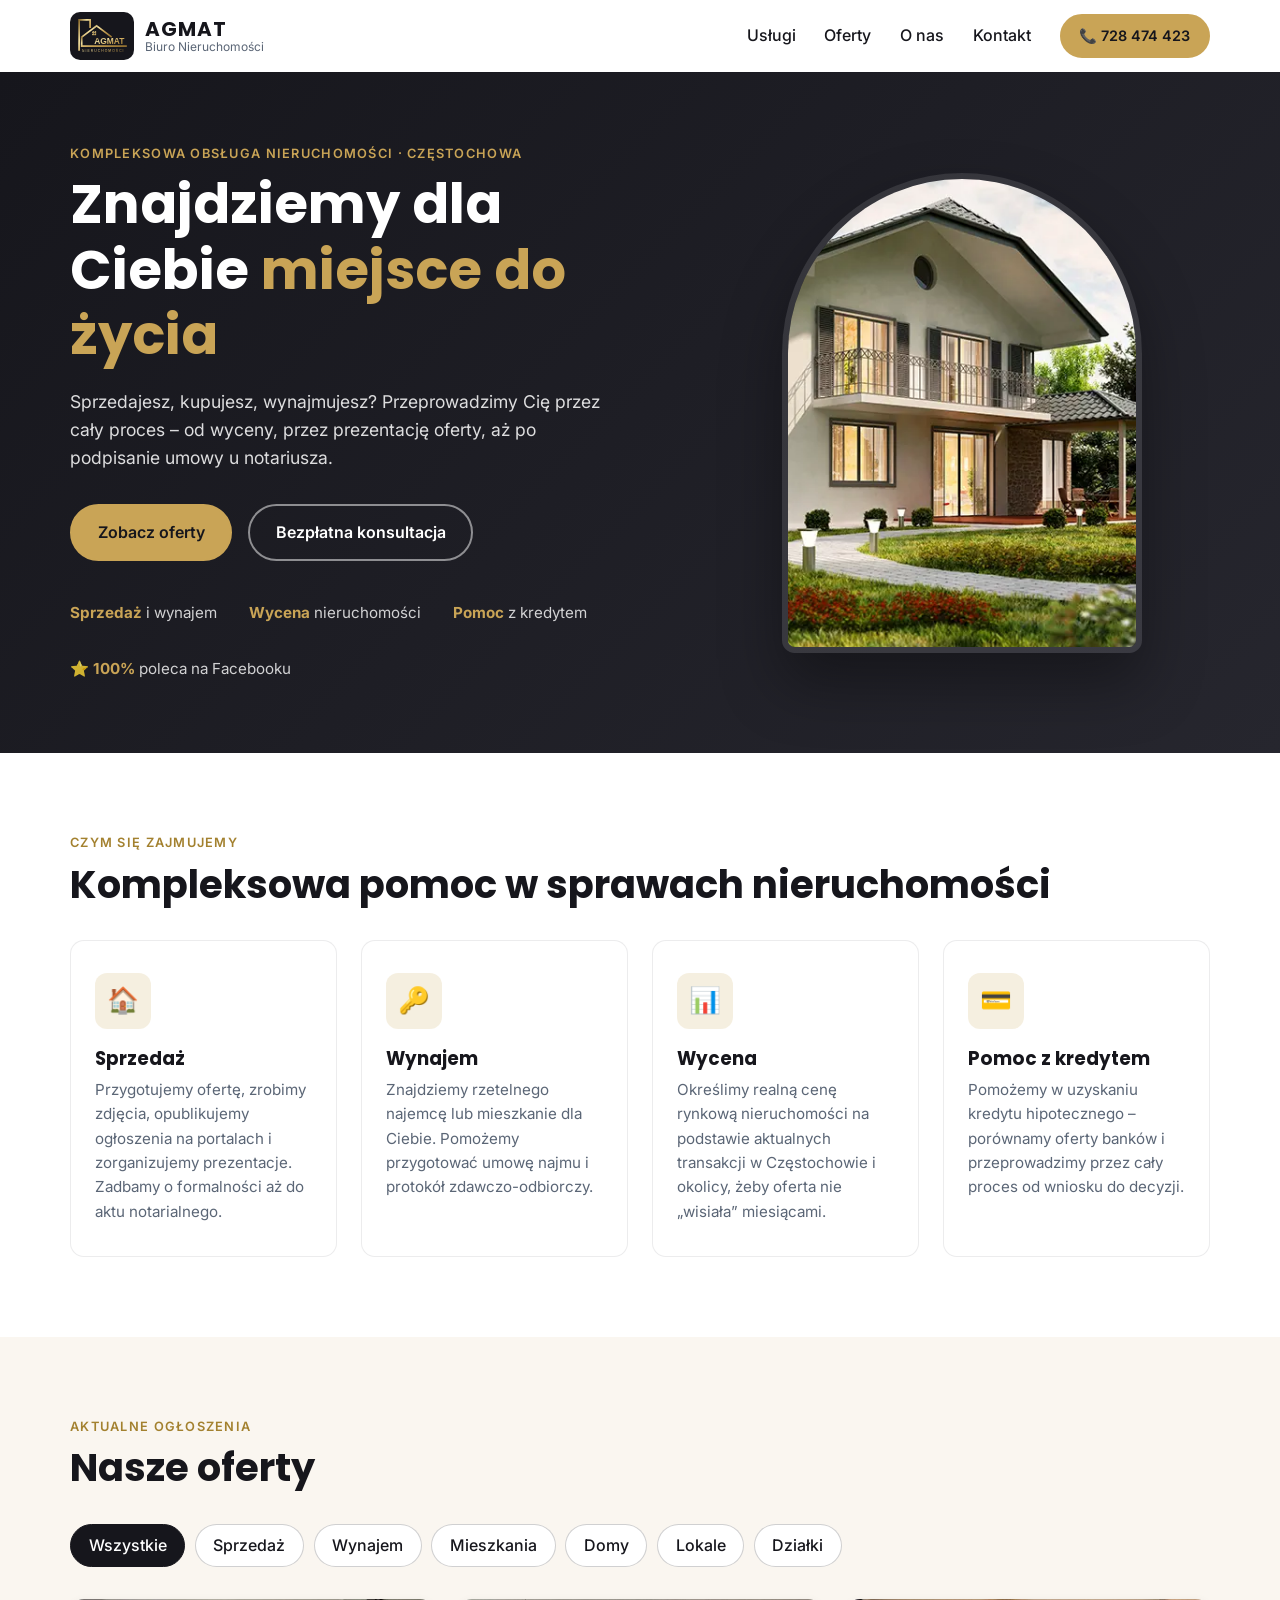
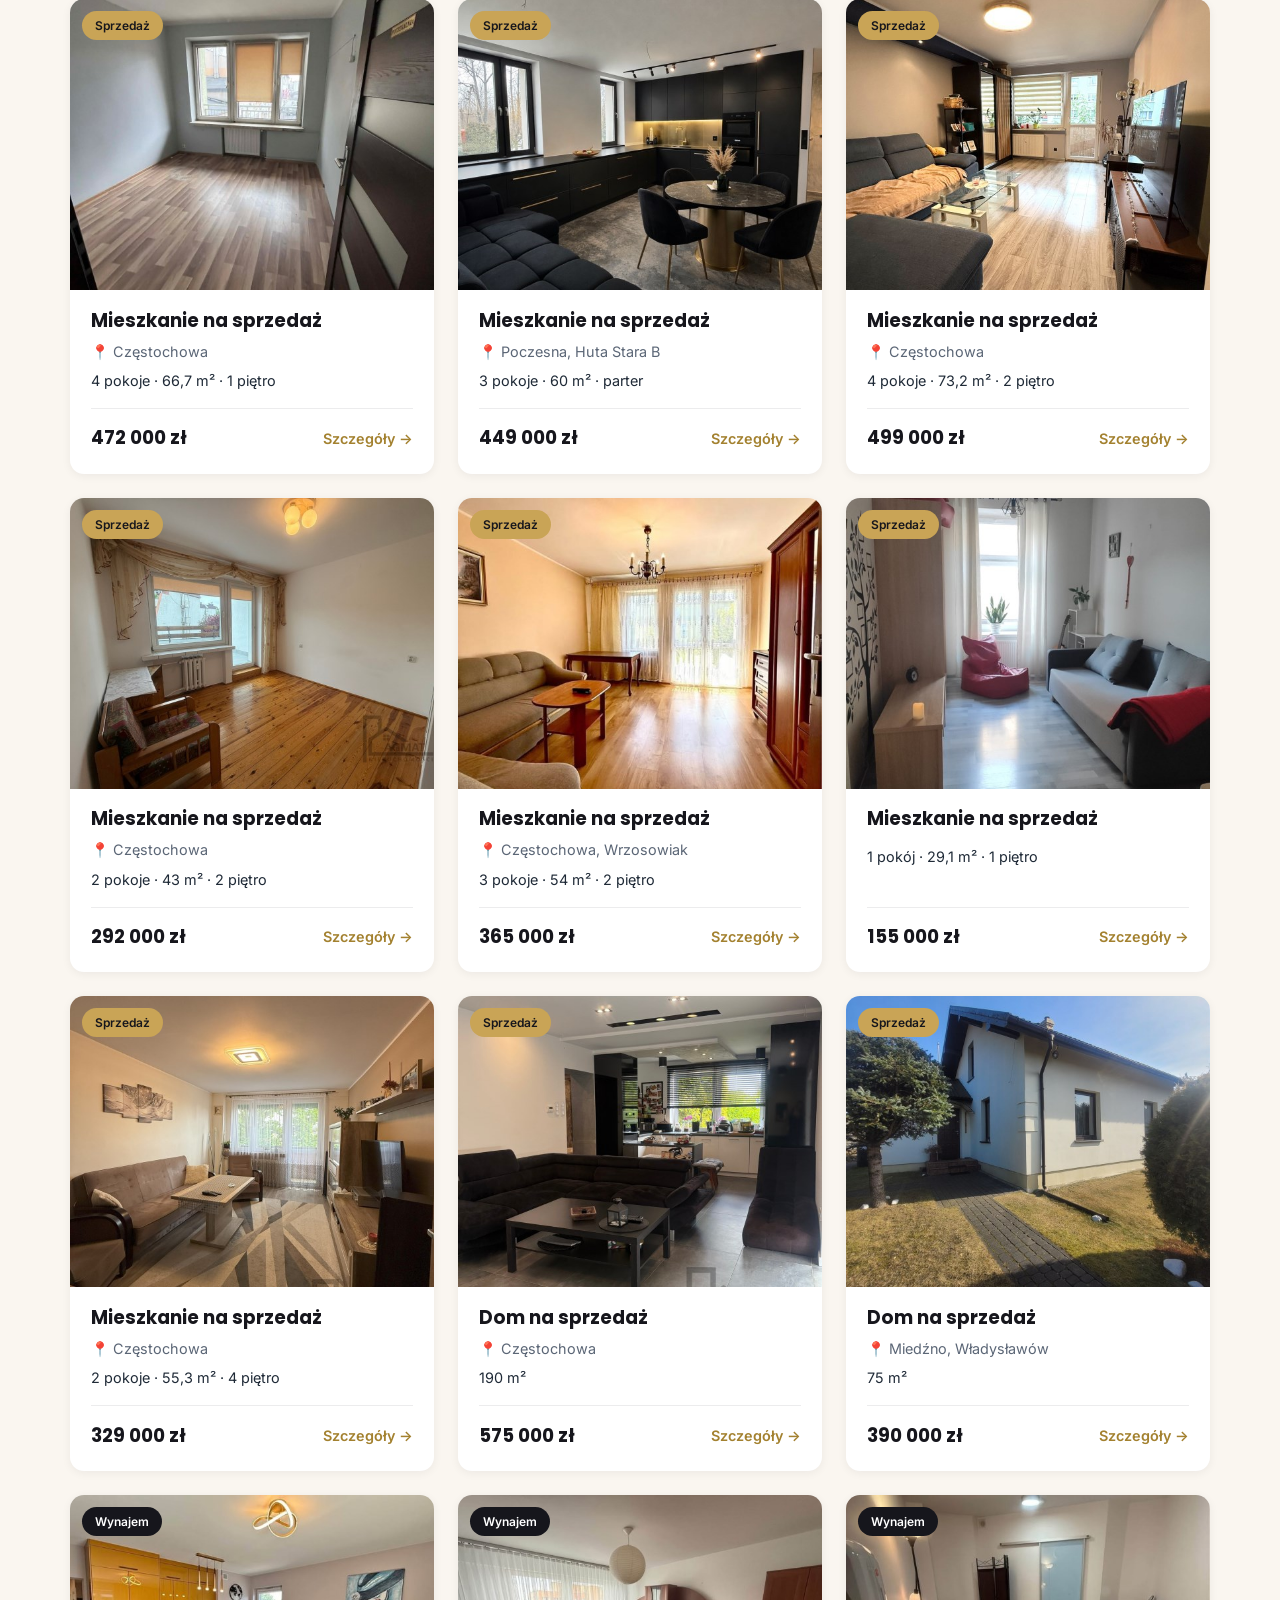
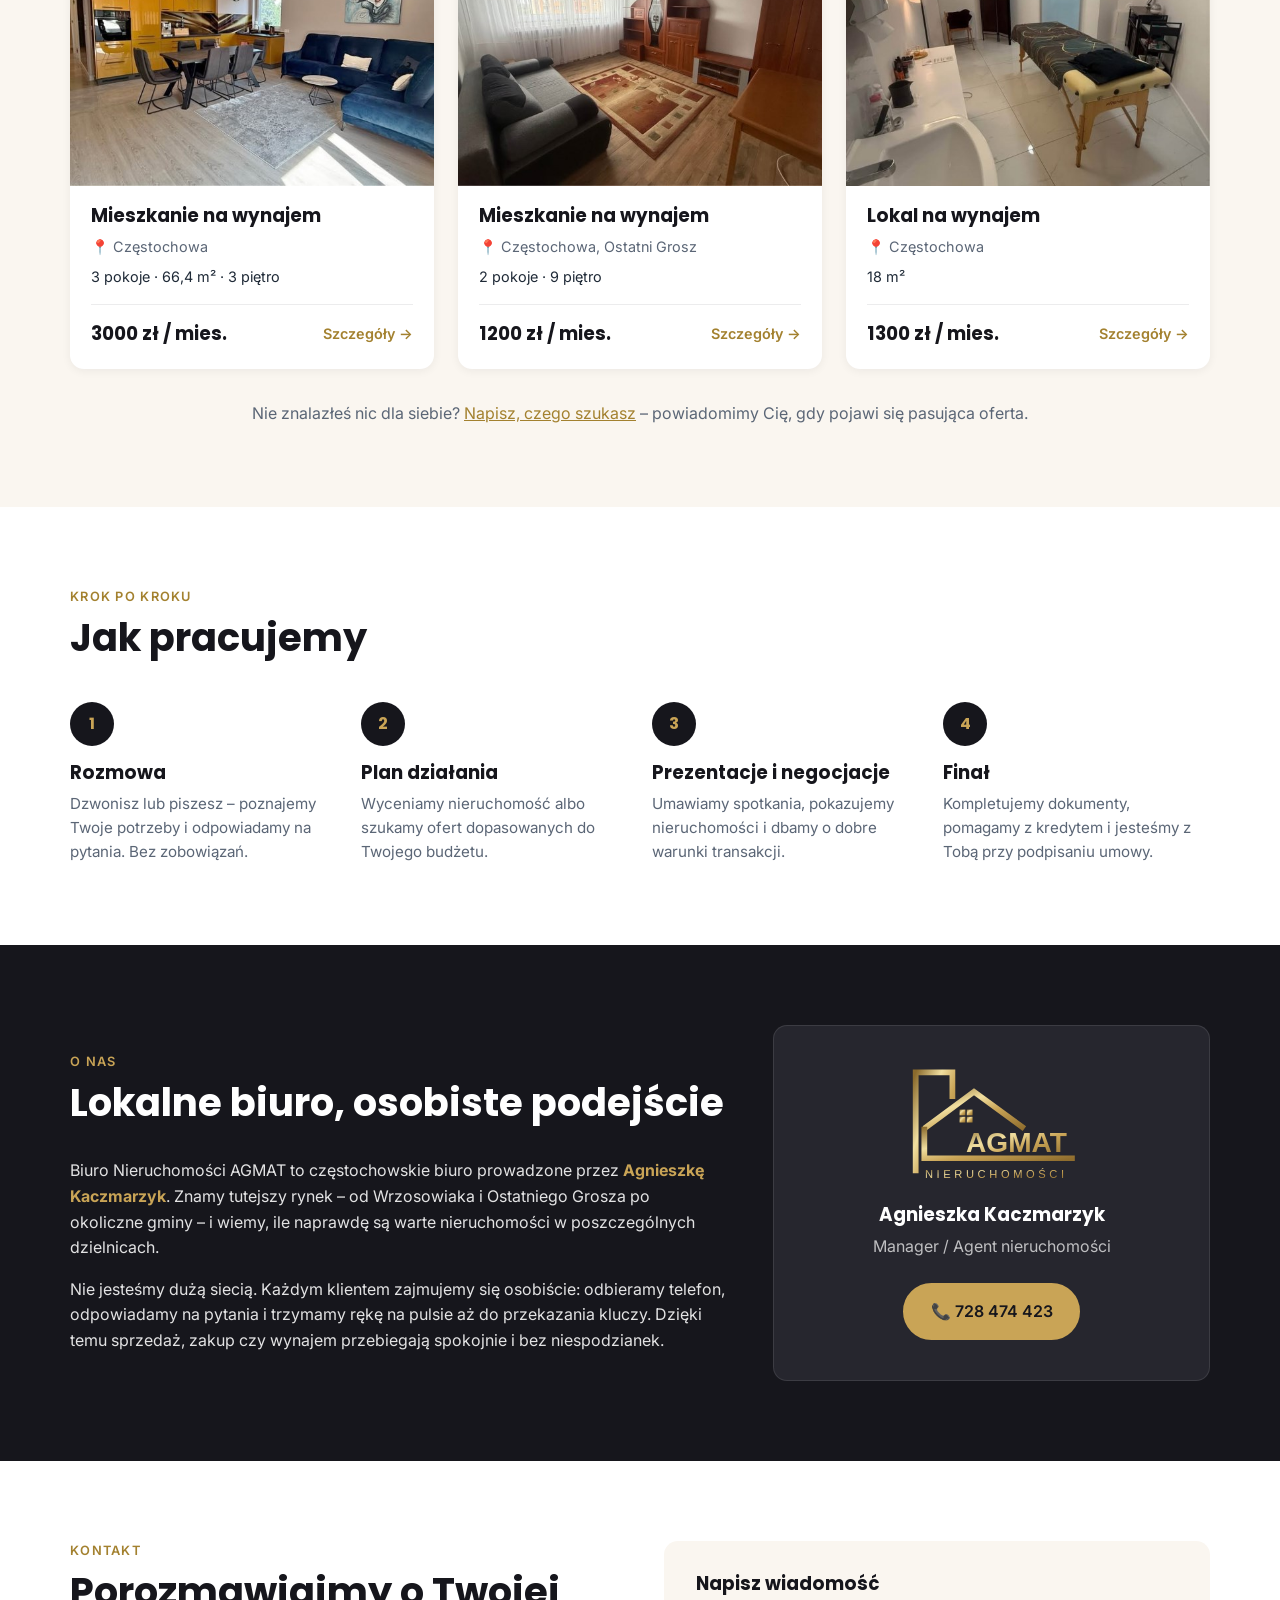
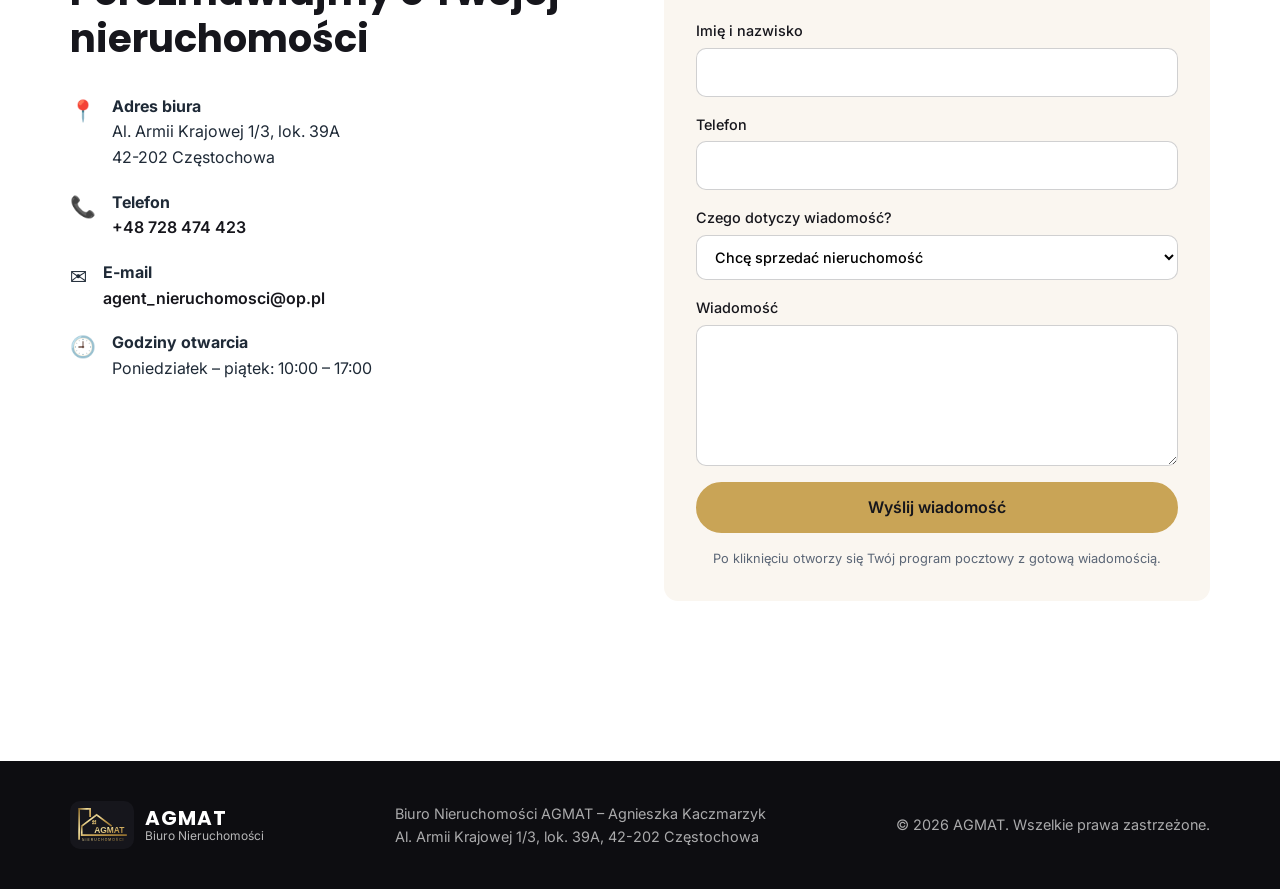
<file: agmat/index.html>
<!DOCTYPE html>
<html lang="pl">
<head>
  <meta charset="UTF-8">
  <meta name="viewport" content="width=device-width, initial-scale=1.0">
  <title>Biuro Nieruchomości AGMAT – Częstochowa</title>
  <meta name="description" content="Biuro Nieruchomości AGMAT w Częstochowie. Sprzedaż i wynajem mieszkań, domów i lokali, wycena nieruchomości oraz pomoc w uzyskaniu kredytu.">
  <link rel="icon" href="img/logo.svg">
  <link rel="preconnect" href="https://fonts.googleapis.com">
  <link rel="preconnect" href="https://fonts.gstatic.com" crossorigin>
  <link href="https://fonts.googleapis.com/css2?family=Poppins:wght@500;600;700&family=Inter:wght@400;500;600&display=swap" rel="stylesheet">
  <link rel="stylesheet" href="style.css">
</head>
<body>

  <!-- ========== NAGŁÓWEK ========== -->
  <header class="header">
    <div class="container header__inner">
      <a href="#start" class="brand">
        <img src="img/logo.svg" alt="Logo AGMAT Nieruchomości" width="64" height="42">
        <span class="brand__text">
          <strong>AGMAT</strong>
          <small>Biuro Nieruchomości</small>
        </span>
      </a>

      <button class="menu-toggle" aria-label="Otwórz menu" aria-expanded="false">
        <span></span><span></span><span></span>
      </button>

      <nav class="nav">
        <a href="#uslugi">Usługi</a>
        <a href="#oferty">Oferty</a>
        <a href="#o-nas">O nas</a>
        <a href="#kontakt">Kontakt</a>
        <a href="tel:+48728474423" class="btn btn--small">📞 728 474 423</a>
      </nav>
    </div>
  </header>

  <main>

    <!-- ========== HERO ========== -->
    <section class="hero" id="start">
      <div class="container hero__inner">
        <div class="hero__text">
          <p class="eyebrow">Kompleksowa obsługa nieruchomości · Częstochowa</p>
          <h1>Znajdziemy dla Ciebie <span>miejsce do życia</span></h1>
          <p class="hero__lead">
            Sprzedajesz, kupujesz, wynajmujesz? Przeprowadzimy Cię przez cały proces –
            od wyceny, przez prezentację oferty, aż po podpisanie umowy u notariusza.
          </p>
          <div class="hero__buttons">
            <a href="#oferty" class="btn">Zobacz oferty</a>
            <a href="#kontakt" class="btn btn--ghost">Bezpłatna konsultacja</a>
          </div>
          <ul class="hero__facts">
            <li><strong>Sprzedaż</strong> i wynajem</li>
            <li><strong>Wycena</strong> nieruchomości</li>
            <li><strong>Pomoc</strong> z kredytem</li>
            <li>⭐ <strong>100%</strong> poleca na Facebooku</li>
          </ul>
        </div>
        <div class="hero__image">
          <img src="img/hero.webp" alt="Nowoczesny dom jednorodzinny z ogrodem">
        </div>
      </div>
    </section>

    <!-- ========== USŁUGI ========== -->
    <section class="section" id="uslugi">
      <div class="container">
        <p class="eyebrow">Czym się zajmujemy</p>
        <h2>Kompleksowa pomoc w sprawach nieruchomości</h2>

        <div class="services">
          <article class="service">
            <div class="service__icon">🏠</div>
            <h3>Sprzedaż</h3>
            <p>Przygotujemy ofertę, zrobimy zdjęcia, opublikujemy ogłoszenia na portalach i zorganizujemy prezentacje. Zadbamy o formalności aż do aktu notarialnego.</p>
          </article>
          <article class="service">
            <div class="service__icon">🔑</div>
            <h3>Wynajem</h3>
            <p>Znajdziemy rzetelnego najemcę lub mieszkanie dla Ciebie. Pomożemy przygotować umowę najmu i protokół zdawczo-odbiorczy.</p>
          </article>
          <article class="service">
            <div class="service__icon">📊</div>
            <h3>Wycena</h3>
            <p>Określimy realną cenę rynkową nieruchomości na podstawie aktualnych transakcji w Częstochowie i okolicy, żeby oferta nie „wisiała” miesiącami.</p>
          </article>
          <article class="service">
            <div class="service__icon">💳</div>
            <h3>Pomoc z kredytem</h3>
            <p>Pomożemy w uzyskaniu kredytu hipotecznego – porównamy oferty banków i przeprowadzimy przez cały proces od wniosku do decyzji.</p>
          </article>
        </div>
      </div>
    </section>

    <!-- ========== OFERTY ========== -->
    <section class="section section--alt" id="oferty">
      <div class="container">
        <p class="eyebrow">Aktualne ogłoszenia</p>
        <h2>Nasze oferty</h2>

        <div class="filters" role="group" aria-label="Filtruj oferty">
          <button class="filter is-active" data-filter="all">Wszystkie</button>
          <button class="filter" data-filter="sprzedaz">Sprzedaż</button>
          <button class="filter" data-filter="wynajem">Wynajem</button>
          <button class="filter" data-filter="mieszkanie">Mieszkania</button>
          <button class="filter" data-filter="dom">Domy</button>
          <button class="filter" data-filter="lokal">Lokale</button>
          <button class="filter" data-filter="dzialka">Działki</button>
        </div>

        <div class="offers" id="offers-list">
          <!-- Karty ofert wstawia plik script.js -->
        </div>

        <p class="offers__note">
          Nie znalazłeś nic dla siebie? <a href="#kontakt">Napisz, czego szukasz</a> – powiadomimy Cię, gdy pojawi się pasująca oferta.
        </p>
      </div>
    </section>

    <!-- ========== JAK PRACUJEMY ========== -->
    <section class="section">
      <div class="container">
        <p class="eyebrow">Krok po kroku</p>
        <h2>Jak pracujemy</h2>
        <ol class="steps">
          <li>
            <span class="steps__nr">1</span>
            <h3>Rozmowa</h3>
            <p>Dzwonisz lub piszesz – poznajemy Twoje potrzeby i odpowiadamy na pytania. Bez zobowiązań.</p>
          </li>
          <li>
            <span class="steps__nr">2</span>
            <h3>Plan działania</h3>
            <p>Wyceniamy nieruchomość albo szukamy ofert dopasowanych do Twojego budżetu.</p>
          </li>
          <li>
            <span class="steps__nr">3</span>
            <h3>Prezentacje i negocjacje</h3>
            <p>Umawiamy spotkania, pokazujemy nieruchomości i dbamy o dobre warunki transakcji.</p>
          </li>
          <li>
            <span class="steps__nr">4</span>
            <h3>Finał</h3>
            <p>Kompletujemy dokumenty, pomagamy z kredytem i jesteśmy z Tobą przy podpisaniu umowy.</p>
          </li>
        </ol>
      </div>
    </section>

    <!-- ========== O NAS ========== -->
    <section class="section section--dark" id="o-nas">
      <div class="container about">
        <div class="about__text">
          <p class="eyebrow">O nas</p>
          <h2>Lokalne biuro, osobiste podejście</h2>
          <p>
            Biuro Nieruchomości AGMAT to częstochowskie biuro prowadzone przez
            <strong>Agnieszkę Kaczmarzyk</strong>. Znamy tutejszy rynek – od Wrzosowiaka i Ostatniego Grosza
            po okoliczne gminy – i wiemy, ile naprawdę są warte nieruchomości w poszczególnych dzielnicach.
          </p>
          <p>
            Nie jesteśmy dużą siecią. Każdym klientem zajmujemy się osobiście: odbieramy telefon,
            odpowiadamy na pytania i trzymamy rękę na pulsie aż do przekazania kluczy.
            Dzięki temu sprzedaż, zakup czy wynajem przebiegają spokojnie i bez niespodzianek.
          </p>
        </div>
        <div class="about__card">
          <img src="img/logo.svg" alt="" width="180" height="119">
          <h3>Agnieszka Kaczmarzyk</h3>
          <p>Manager / Agent nieruchomości</p>
          <a href="tel:+48728474423" class="btn">📞 728 474 423</a>
        </div>
      </div>
    </section>

    <!-- ========== KONTAKT ========== -->
    <section class="section" id="kontakt">
      <div class="container contact">
        <div class="contact__info">
          <p class="eyebrow">Kontakt</p>
          <h2>Porozmawiajmy o Twojej nieruchomości</h2>

          <ul class="contact__list">
            <li>
              <span>📍</span>
              <div><strong>Adres biura</strong><br>Al. Armii Krajowej 1/3, lok. 39A<br>42-202 Częstochowa</div>
            </li>
            <li>
              <span>📞</span>
              <div><strong>Telefon</strong><br><a href="tel:+48728474423">+48 728 474 423</a></div>
            </li>
            <li>
              <span>✉️</span>
              <div><strong>E-mail</strong><br><a href="mailto:agent_nieruchomosci@op.pl">agent_nieruchomosci@op.pl</a></div>
            </li>
            <li>
              <span>🕘</span>
              <div><strong>Godziny otwarcia</strong><br>Poniedziałek – piątek: 10:00 – 17:00</div>
            </li>
          </ul>

          <iframe class="contact__map"
            title="Mapa dojazdu do biura AGMAT"
            src="https://maps.google.com/maps?q=Aleja%20Armii%20Krajowej%201%2C%2042-202%20Cz%C4%99stochowa&z=16&output=embed"
            loading="lazy" referrerpolicy="no-referrer-when-downgrade"></iframe>
        </div>

        <form class="contact__form" id="contact-form">
          <h3>Napisz wiadomość</h3>
          <label>Imię i nazwisko
            <input type="text" name="name" required>
          </label>
          <label>Telefon
            <input type="tel" name="phone">
          </label>
          <label>Czego dotyczy wiadomość?
            <select name="topic">
              <option>Chcę sprzedać nieruchomość</option>
              <option>Chcę kupić nieruchomość</option>
              <option>Chcę wynająć / wynajmuję</option>
              <option>Wycena nieruchomości</option>
              <option>Pomoc z kredytem</option>
              <option>Inne</option>
            </select>
          </label>
          <label>Wiadomość
            <textarea name="message" rows="5" required></textarea>
          </label>
          <button type="submit" class="btn btn--full">Wyślij wiadomość</button>
          <p class="contact__hint">Po kliknięciu otworzy się Twój program pocztowy z gotową wiadomością.</p>
        </form>
      </div>
    </section>

  </main>

  <!-- ========== STOPKA ========== -->
  <footer class="footer">
    <div class="container footer__inner">
      <div class="brand brand--light">
        <img src="img/logo.svg" alt="" width="64" height="42">
        <span class="brand__text"><strong>AGMAT</strong><small>Biuro Nieruchomości</small></span>
      </div>
      <p>Biuro Nieruchomości AGMAT – Agnieszka Kaczmarzyk<br>Al. Armii Krajowej 1/3, lok. 39A, 42-202 Częstochowa</p>
      <p>© <span id="year"></span> AGMAT. Wszelkie prawa zastrzeżone.</p>
    </div>
  </footer>

  <!-- Okno ze szczegółami oferty (wypełnia je script.js) -->
  <dialog class="modal" id="offer-modal">
    <button class="modal__close" aria-label="Zamknij">✕</button>
    <div class="modal__content"></div>
  </dialog>

  <!-- Przycisk „Zadzwoń” widoczny na telefonach -->
  <a href="tel:+48728474423" class="call-fab" aria-label="Zadzwoń do biura">📞</a>

  <script src="script.js"></script>
</body>
</html>
</file>
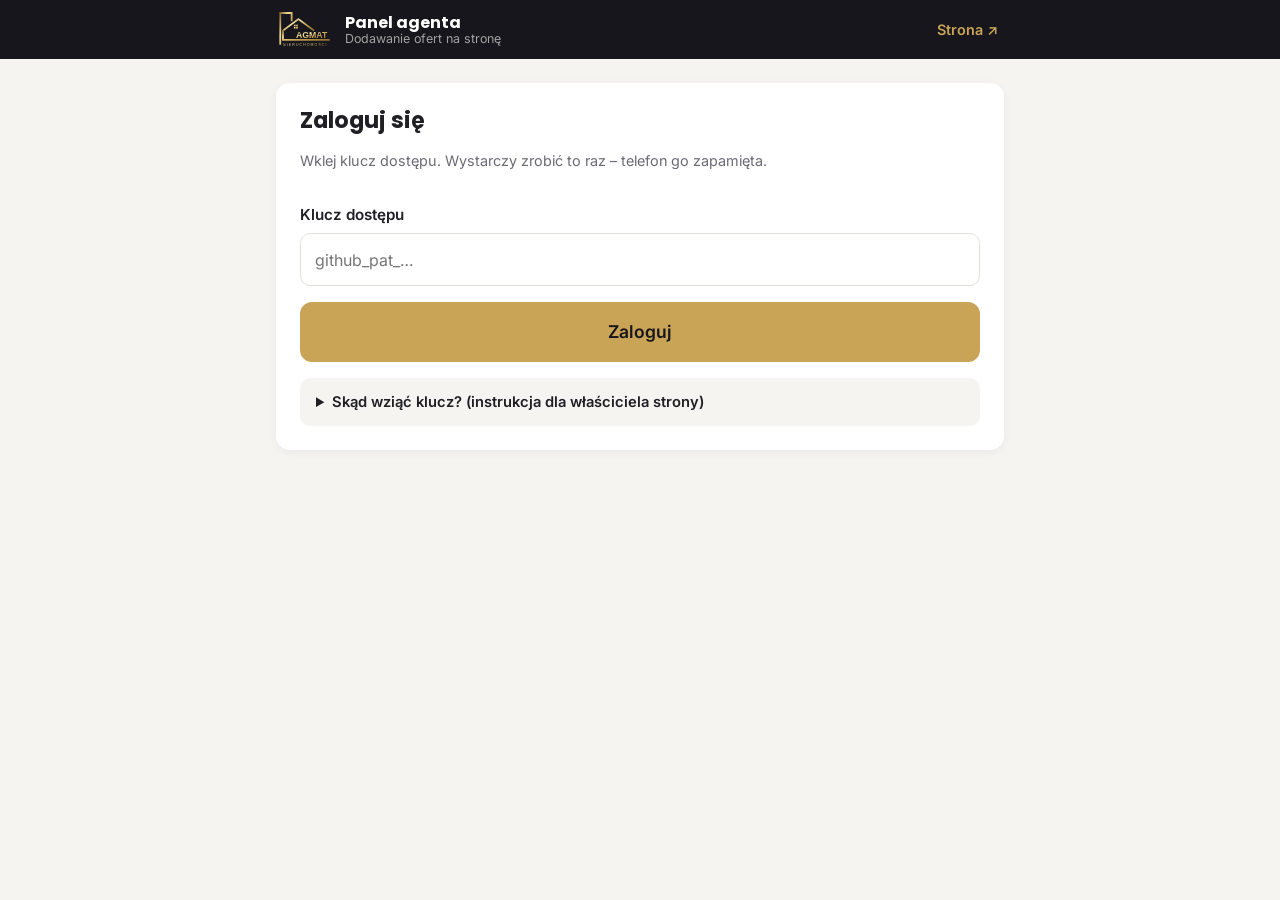
<file: agmat/panel/index.html>
<!DOCTYPE html>
<html lang="pl">
<head>
  <meta charset="UTF-8">
  <meta name="viewport" content="width=device-width, initial-scale=1.0">
  <meta name="robots" content="noindex, nofollow">
  <title>Panel agenta – AGMAT</title>
  <link rel="icon" href="../img/logo.svg">
  <link rel="preconnect" href="https://fonts.googleapis.com">
  <link rel="preconnect" href="https://fonts.gstatic.com" crossorigin>
  <link href="https://fonts.googleapis.com/css2?family=Poppins:wght@600;700&family=Inter:wght@400;500;600&display=swap" rel="stylesheet">
  <style>
    :root {
      --dark: #16161c;
      --dark-2: #26262e;
      --gold: #c9a456;
      --gold-dark: #a3812f;
      --bg: #f5f4f1;
      --white: #ffffff;
      --text: #1f1f24;
      --muted: #6b6b74;
      --line: #e2e0da;
      --red: #c0392b;
      --green: #2e7d4f;
      --radius: 14px;
    }
    * { box-sizing: border-box; margin: 0; padding: 0; }
    body { font-family: "Inter", system-ui, sans-serif; background: var(--bg); color: var(--text); line-height: 1.5; font-size: 16px; }
    h1, h2, h3 { font-family: "Poppins", sans-serif; line-height: 1.2; }
    [hidden] { display: none !important; }
    button { font: inherit; }

    .topbar { background: var(--dark); color: var(--white); position: sticky; top: 0; z-index: 10; }
    .topbar__inner { max-width: 760px; margin: 0 auto; padding: .7rem 16px; display: flex; align-items: center; gap: .8rem; }
    .topbar img { width: 56px; height: auto; }
    .topbar h1 { font-size: 1rem; flex: 1; }
    .topbar h1 small { display: block; font-family: "Inter", sans-serif; font-weight: 400; color: rgba(255,255,255,.6); font-size: .78rem; }
    .topbar a, .topbar button { color: var(--gold); background: none; border: 0; text-decoration: none; font-size: .9rem; font-weight: 600; cursor: pointer; padding: .4rem; }

    main { max-width: 760px; margin: 0 auto; padding: 1.5rem 16px 6rem; }

    .btn { display: inline-flex; align-items: center; justify-content: center; gap: .5rem; border: 2px solid var(--gold); background: var(--gold); color: var(--dark);
      font-weight: 600; border-radius: 12px; padding: .9rem 1.4rem; cursor: pointer; text-decoration: none; font-size: 1rem; min-height: 52px; }
    .btn:hover { background: var(--gold-dark); border-color: var(--gold-dark); }
    .btn:disabled { opacity: .5; cursor: not-allowed; }
    .btn--big { width: 100%; font-size: 1.1rem; min-height: 60px; }
    .btn--ghost { background: var(--white); border-color: var(--line); color: var(--text); }
    .btn--ghost:hover { background: var(--bg); border-color: var(--muted); }
    .btn--danger { background: var(--red); border-color: var(--red); color: var(--white); }
    .btn--danger:hover { background: #a2281b; border-color: #a2281b; }
    .btn--small { min-height: 42px; padding: .5rem .9rem; font-size: .9rem; }

    .card { background: var(--white); border-radius: var(--radius); padding: 1.5rem; box-shadow: 0 2px 10px rgba(0,0,0,.05); }
    .muted { color: var(--muted); font-size: .9rem; }
    .msg { padding: .9rem 1rem; border-radius: 10px; margin-bottom: 1rem; font-size: .95rem; }
    .msg--error { background: #fdecea; color: #8a1f14; }
    .msg--ok { background: #e7f4ec; color: #1d5a37; }

    /* logowanie */
    .login { display: grid; gap: 1rem; }
    .login h2 { font-size: 1.4rem; }
    details { background: var(--bg); border-radius: 10px; padding: .8rem 1rem; font-size: .92rem; }
    details summary { cursor: pointer; font-weight: 600; }
    details ol { margin: .8rem 0 0 1.2rem; display: grid; gap: .4rem; }

    /* lista ofert */
    .list-head { display: flex; justify-content: space-between; align-items: baseline; margin: 1.8rem 0 .8rem; }
    .list-head h2 { font-size: 1.2rem; }
    .items { display: grid; gap: .8rem; }
    .item { background: var(--white); border-radius: var(--radius); display: grid; grid-template-columns: 96px 1fr; gap: .9rem; padding: .7rem; align-items: center; box-shadow: 0 1px 6px rgba(0,0,0,.05); }
    .item img { width: 96px; height: 76px; object-fit: cover; border-radius: 10px; background: var(--dark); }
    .item h3 { font-size: .98rem; }
    .item p { font-size: .88rem; color: var(--muted); }
    .item strong { font-size: 1rem; color: var(--text); }
    .item__actions { grid-column: 1 / -1; display: flex; gap: .5rem; flex-wrap: wrap; }
    .item__actions .btn { flex: 1; }
    .item__confirm { grid-column: 1 / -1; background: #fdecea; border-radius: 10px; padding: .8rem; display: grid; gap: .6rem; }
    .item__confirm div { display: flex; gap: .5rem; }
    .item__confirm .btn { flex: 1; }

    /* formularz */
    .form { display: grid; gap: 1.3rem; }
    .form h2 { font-size: 1.4rem; }
    .field { display: grid; gap: .4rem; }
    .field > span, .field legend { font-weight: 600; font-size: .95rem; }
    .field small { color: var(--muted); font-size: .82rem; }
    fieldset { border: 0; }
    input[type=text], input[type=password], textarea {
      font: inherit; width: 100%; padding: .85rem .9rem; border: 1.5px solid var(--line); border-radius: 10px; background: var(--white); min-height: 52px; }
    textarea { min-height: 140px; resize: vertical; }
    input:focus, textarea:focus { outline: 2px solid var(--gold); border-color: transparent; }
    .row { display: grid; grid-template-columns: 1fr 1fr; gap: 1rem; }

    .choices { display: flex; flex-wrap: wrap; gap: .5rem; margin-top: .4rem; }
    .choices label { flex: 1 1 auto; }
    .choices input { position: absolute; opacity: 0; pointer-events: none; }
    .choices span { display: block; text-align: center; padding: .8rem .9rem; border: 1.5px solid var(--line); border-radius: 10px; background: var(--white); cursor: pointer; font-weight: 500; min-height: 50px; }
    .choices input:checked + span { background: var(--dark); color: var(--gold); border-color: var(--dark); font-weight: 600; }
    .choices input:focus-visible + span { outline: 2px solid var(--gold); }

    .photos { display: grid; grid-template-columns: repeat(auto-fill, minmax(140px, 1fr)); gap: .7rem; }
    .photo { position: relative; border-radius: 10px; overflow: hidden; background: var(--dark); aspect-ratio: 4 / 3; }
    .photo img { width: 100%; height: 100%; object-fit: cover; }
    .photo__main { position: absolute; top: 6px; left: 6px; background: var(--gold); color: var(--dark); font-size: .72rem; font-weight: 700; padding: .2rem .5rem; border-radius: 999px; }
    .photo__bar { position: absolute; inset: auto 0 0 0; display: flex; justify-content: space-between; padding: 6px; gap: 6px; }
    .photo__bar button { border: 0; border-radius: 8px; background: rgba(0,0,0,.65); color: var(--white); font-size: .78rem; padding: .4rem .55rem; cursor: pointer; }
    .photo__bar button.remove { margin-left: auto; background: rgba(192,57,43,.9); }
    .add-photos { display: flex; flex-direction: column; align-items: center; justify-content: center; gap: .3rem; aspect-ratio: 4 / 3;
      border: 2px dashed var(--gold); border-radius: 10px; background: #fbf7ee; color: var(--gold-dark); font-weight: 600; cursor: pointer; text-align: center; padding: .5rem; }
    .add-photos b { font-size: 1.8rem; line-height: 1; }

    .form__actions { display: grid; gap: .6rem; }

    /* zapisywanie */
    .overlay { position: fixed; inset: 0; background: rgba(22,22,28,.85); display: grid; place-items: center; z-index: 50; padding: 16px; }
    .overlay .card { text-align: center; max-width: 380px; width: 100%; display: grid; gap: 1rem; justify-items: center; }
    .spinner { width: 46px; height: 46px; border-radius: 50%; border: 4px solid var(--line); border-top-color: var(--gold); animation: spin 1s linear infinite; }
    @keyframes spin { to { transform: rotate(360deg); } }
    .done-icon { font-size: 3rem; }
    .bar { width: 100%; height: 8px; background: var(--line); border-radius: 999px; overflow: hidden; }
    .bar div { height: 100%; background: var(--gold); width: 0; transition: width .3s; }

    @media (max-width: 480px) { .row { grid-template-columns: 1fr; } }
    @media (prefers-reduced-motion: reduce) { .spinner { animation-duration: 3s; } }
  </style>
</head>
<body>

<header class="topbar">
  <div class="topbar__inner">
    <img src="../img/logo.svg" alt="AGMAT">
    <h1>Panel agenta<small>Dodawanie ofert na stronę</small></h1>
    <a href="../" target="_blank" rel="noopener">Strona ↗</a>
    <button type="button" id="logout" hidden>Wyloguj</button>
  </div>
</header>

<main>

  <!-- ============ LOGOWANIE ============ -->
  <section id="view-login" class="card login" hidden>
    <h2>Zaloguj się</h2>
    <p class="muted">Wklej klucz dostępu. Wystarczy zrobić to raz – telefon go zapamięta.</p>
    <div id="login-msg"></div>
    <label class="field">
      <span>Klucz dostępu</span>
      <input type="password" id="token" autocomplete="off" placeholder="github_pat_…">
    </label>
    <button class="btn btn--big" id="login-btn">Zaloguj</button>
    <details>
      <summary>Skąd wziąć klucz? (instrukcja dla właściciela strony)</summary>
      <ol>
        <li>Zaloguj się na github.com na konto, do którego należy strona.</li>
        <li>Wejdź w: zdjęcie profilowe → <b>Settings</b> → na dole <b>Developer settings</b> → <b>Personal access tokens</b> → <b>Fine-grained tokens</b> → <b>Generate new token</b>.</li>
        <li><b>Token name:</b> np. „Panel AGMAT”. <b>Expiration:</b> wybierz najdłuższy możliwy termin.</li>
        <li><b>Repository access:</b> <i>Only select repositories</i> → wybierz <b>projekty-1-</b>.</li>
        <li><b>Permissions → Repository permissions → Contents:</b> ustaw <b>Read and write</b>.</li>
        <li>Kliknij <b>Generate token</b>, skopiuj klucz i wklej go tutaj.</li>
      </ol>
      <p class="muted" style="margin-top:.6rem">Klucz traktuj jak hasło – nie wysyłaj go nikomu poza agentem.</p>
    </details>
  </section>

  <!-- ============ LISTA OFERT ============ -->
  <section id="view-list" hidden>
    <div id="list-msg"></div>
    <button class="btn btn--big" id="add-btn">＋ Dodaj nową ofertę</button>
    <div class="list-head">
      <h2>Oferty na stronie</h2>
      <span class="muted" id="count"></span>
    </div>
    <div class="items" id="items"></div>
  </section>

  <!-- ============ FORMULARZ ============ -->
  <section id="view-form" hidden>
    <form class="card form" id="form" novalidate>
      <h2 id="form-title">Nowa oferta</h2>
      <div id="form-msg"></div>

      <fieldset class="field">
        <legend>Co to jest?</legend>
        <div class="choices">
          <label><input type="radio" name="type" value="mieszkanie" checked><span>🏢 Mieszkanie</span></label>
          <label><input type="radio" name="type" value="dom"><span>🏠 Dom</span></label>
          <label><input type="radio" name="type" value="lokal"><span>🏪 Lokal</span></label>
          <label><input type="radio" name="type" value="dzialka"><span>🌳 Działka</span></label>
        </div>
      </fieldset>

      <fieldset class="field">
        <legend>Sprzedaż czy wynajem?</legend>
        <div class="choices">
          <label><input type="radio" name="deal" value="sprzedaz" checked><span>Sprzedaż</span></label>
          <label><input type="radio" name="deal" value="wynajem"><span>Wynajem</span></label>
        </div>
      </fieldset>

      <fieldset class="field">
        <legend>Zdjęcia</legend>
        <small>Pierwsze zdjęcie będzie główne. Możesz dodać kilka naraz.</small>
        <div class="photos" id="photos"></div>
        <input type="file" id="file" accept="image/*" multiple hidden>
      </fieldset>

      <label class="field">
        <span id="price-label">Cena (zł)</span>
        <input type="text" name="price" inputmode="decimal" placeholder="np. 365 000" required>
      </label>

      <label class="field">
        <span>Lokalizacja</span>
        <input type="text" name="location" placeholder="np. Częstochowa, Wrzosowiak" required>
      </label>

      <div class="row">
        <label class="field">
          <span>Powierzchnia (m²)</span>
          <input type="text" name="area" inputmode="decimal" placeholder="np. 54,5">
        </label>
        <label class="field" id="f-rooms">
          <span>Liczba pokoi</span>
          <input type="text" name="rooms" inputmode="numeric" placeholder="np. 3">
        </label>
      </div>

      <label class="field" id="f-floor">
        <span>Piętro</span>
        <input type="text" name="floor" placeholder="np. 2 piętro, parter">
      </label>

      <label class="field">
        <span>Opis</span>
        <textarea name="desc" placeholder="Np. Słoneczne mieszkanie po remoncie, blisko szkoły i sklepów. Balkon, piwnica, miejsce parkingowe."></textarea>
      </label>

      <div class="form__actions">
        <button type="submit" class="btn btn--big" id="save-btn">✓ Opublikuj ofertę</button>
        <button type="button" class="btn btn--ghost" id="cancel-btn">Anuluj</button>
      </div>
    </form>
  </section>

  <div class="overlay" id="overlay" hidden>
    <div class="card">
      <div class="spinner" id="ov-spinner"></div>
      <div class="done-icon" id="ov-done" hidden>✅</div>
      <h3 id="ov-title">Zapisuję…</h3>
      <p class="muted" id="ov-text"></p>
      <div class="bar" id="ov-bar"><div></div></div>
      <button class="btn btn--big" id="ov-ok" hidden>Wróć do listy ofert</button>
    </div>
  </div>
</main>

<script>
// ============================================================
//  USTAWIENIA – gdzie leży strona na GitHubie
// ============================================================
const OWNER = "mateuszmeblemirage";
const REPO = "projekty-1-";
const BRANCH = "main";
const SITE_DIR = "agmat/";               // folder strony w repozytorium
const DATA_FILE = SITE_DIR + "oferty.json";
const PHOTO_DIR = "img/oferty/";         // względem folderu strony
const MAX_PHOTO = 1600;                  // max szerokość/wysokość zdjęcia w px

const TYPE_NAMES = { mieszkanie: "Mieszkanie", dom: "Dom", lokal: "Lokal", dzialka: "Działka" };
const DEAL_NAMES = { sprzedaz: "na sprzedaż", wynajem: "na wynajem" };
const ID_LETTERS = { mieszkanie: "M", dom: "D", lokal: "L", dzialka: "G", sprzedaz: "S", wynajem: "W" };

const $ = (id) => document.getElementById(id);
let token = "";
let offers = [];
let dataSha = "";
let editingId = null;     // null = nowa oferta
let photos = [];          // { path } (istniejące) lub { data, preview } (nowe)

// ---------- pamięć klucza na urządzeniu ----------
function saveToken(t) { try { localStorage.setItem("agmat-token", t); } catch (e) {} }
function loadToken() { try { return localStorage.getItem("agmat-token") || ""; } catch (e) { return ""; } }
function clearToken() { try { localStorage.removeItem("agmat-token"); } catch (e) {} }

// ---------- GitHub API ----------
async function api(path, options = {}) {
  const res = await fetch("https://api.github.com" + path, {
    ...options,
    headers: {
      Authorization: "Bearer " + token,
      Accept: "application/vnd.github+json",
      "X-GitHub-Api-Version": "2022-11-28",
      ...(options.body ? { "Content-Type": "application/json" } : {}),
    },
  });
  if (!res.ok) {
    const err = new Error("HTTP " + res.status);
    err.status = res.status;
    throw err;
  }
  return res.status === 204 ? null : res.json();
}
const contentsUrl = (p) => `/repos/${OWNER}/${REPO}/contents/${p.split("/").map(encodeURIComponent).join("/")}`;

function toBase64Utf8(text) {
  const bytes = new TextEncoder().encode(text);
  let bin = "";
  bytes.forEach((b) => (bin += String.fromCharCode(b)));
  return btoa(bin);
}
function fromBase64Utf8(b64) {
  const bin = atob(b64.replace(/\s/g, ""));
  return new TextDecoder().decode(Uint8Array.from(bin, (c) => c.charCodeAt(0)));
}

async function loadOffers() {
  const file = await api(contentsUrl(DATA_FILE) + "?ref=" + BRANCH + "&t=" + Date.now());
  dataSha = file.sha;
  offers = JSON.parse(fromBase64Utf8(file.content));
}
async function putFile(path, base64, message, sha) {
  return api(contentsUrl(path), {
    method: "PUT",
    body: JSON.stringify({ message, content: base64, branch: BRANCH, ...(sha ? { sha } : {}) }),
  });
}
async function deleteFile(path, message) {
  const info = await api(contentsUrl(path) + "?ref=" + BRANCH);
  await api(contentsUrl(path), { method: "DELETE", body: JSON.stringify({ message, sha: info.sha, branch: BRANCH }) });
}

function errorText(e) {
  if (e.status === 401) return "Klucz dostępu jest nieprawidłowy albo wygasł. Wyloguj się i wklej nowy klucz.";
  if (e.status === 403 || e.status === 404) return "Klucz nie ma uprawnień do zapisu. Sprawdź, czy ma dostęp do repozytorium i „Contents: Read and write”.";
  if (e.status === 409 || e.status === 422) return "Oferty zostały w międzyczasie zmienione (np. na innym telefonie). Odśwież stronę i spróbuj jeszcze raz.";
  return "Nie udało się połączyć. Sprawdź internet i spróbuj ponownie.";
}
function showMsg(el, text, type = "error") { $(el).innerHTML = text ? `<div class="msg msg--${type}">${text}</div>` : ""; }

// ---------- widoki ----------
function show(view) {
  ["login", "list", "form"].forEach((v) => ($("view-" + v).hidden = v !== view));
  $("logout").hidden = view === "login";
  window.scrollTo(0, 0);
}

function photoUrl(path) {
  return `https://raw.githubusercontent.com/${OWNER}/${REPO}/${BRANCH}/${SITE_DIR}${path}`;
}
function esc(t) { return String(t ?? "").replace(/[&<>"']/g, (c) => ({ "&": "&amp;", "<": "&lt;", ">": "&gt;", '"': "&quot;", "'": "&#39;" }[c])); }
function priceText(o) { return Number(o.price).toLocaleString("pl-PL") + " zł" + (o.deal === "wynajem" ? " / mies." : ""); }

function renderList() {
  $("count").textContent = offers.length + (offers.length === 1 ? " oferta" : offers.length > 1 && offers.length < 5 ? " oferty" : " ofert");
  $("items").innerHTML = offers.length ? offers.map((o) => `
    <div class="item" data-id="${esc(o.id)}">
      <img src="${o.photos && o.photos[0] ? esc(photoUrl(o.photos[0])) : "../img/logo.svg"}" alt="">
      <div>
        <h3>${esc(TYPE_NAMES[o.type])} ${esc(DEAL_NAMES[o.deal])}</h3>
        <p>${esc(o.location)}</p>
        <strong>${priceText(o)}</strong>
      </div>
      <div class="item__actions">
        <button class="btn btn--ghost btn--small" data-action="edit">✏️ Edytuj</button>
        <button class="btn btn--ghost btn--small" data-action="ask-delete">🗑️ Usuń</button>
      </div>
    </div>`).join("") : `<p class="muted">Nie ma jeszcze żadnych ofert. Kliknij „Dodaj nową ofertę”.</p>`;
}

$("items").addEventListener("click", async (e) => {
  const btn = e.target.closest("button[data-action]");
  if (!btn) return;
  const item = btn.closest(".item");
  const offer = offers.find((o) => o.id === item.dataset.id);
  const action = btn.dataset.action;

  if (action === "edit") openForm(offer);
  if (action === "ask-delete") {
    item.querySelector(".item__actions").hidden = true;
    item.insertAdjacentHTML("beforeend", `
      <div class="item__confirm">
        <b>Usunąć tę ofertę ze strony?</b>
        <div>
          <button class="btn btn--danger btn--small" data-action="delete">Tak, usuń</button>
          <button class="btn btn--ghost btn--small" data-action="cancel-delete">Nie</button>
        </div>
      </div>`);
  }
  if (action === "cancel-delete") renderList();
  if (action === "delete") await removeOffer(offer);
});

// ---------- formularz ----------
function openForm(offer) {
  editingId = offer ? offer.id : null;
  const f = $("form");
  f.reset();
  showMsg("form-msg", "");
  $("form-title").textContent = offer ? "Edytuj ofertę " + offer.id : "Nowa oferta";
  $("save-btn").textContent = offer ? "✓ Zapisz zmiany" : "✓ Opublikuj ofertę";
  if (offer) {
    f.type.value = offer.type;
    f.deal.value = offer.deal;
    ["price", "location", "area", "rooms", "floor", "desc"].forEach((k) => (f[k].value = offer[k] ?? ""));
  }
  photos = offer ? (offer.photos || []).map((path) => ({ path })) : [];
  renderPhotos();
  updateFields();
  show("form");
}

function updateFields() {
  const f = $("form");
  const type = f.type.value;
  $("f-rooms").hidden = type === "dzialka" || type === "lokal";
  $("f-floor").hidden = type === "dzialka" || type === "dom";
  $("price-label").textContent = f.deal.value === "wynajem" ? "Cena najmu (zł / miesiąc)" : "Cena (zł)";
}
$("form").addEventListener("change", (e) => { if (e.target.name === "type" || e.target.name === "deal") updateFields(); });

function renderPhotos() {
  $("photos").innerHTML = photos.map((p, i) => `
    <div class="photo">
      <img src="${p.preview || esc(photoUrl(p.path))}" alt="Zdjęcie ${i + 1}">
      ${i === 0 ? `<span class="photo__main">★ Główne</span>` : ""}
      <div class="photo__bar">
        ${i > 0 ? `<button type="button" data-main="${i}">☆ Ustaw jako główne</button>` : ""}
        <button type="button" class="remove" data-remove="${i}" aria-label="Usuń zdjęcie">✕</button>
      </div>
    </div>`).join("") +
    `<label class="add-photos" for="file"><b>📷</b>Dodaj zdjęcia</label>`;
}
$("photos").addEventListener("click", (e) => {
  const main = e.target.closest("[data-main]");
  const remove = e.target.closest("[data-remove]");
  if (main) { const [p] = photos.splice(+main.dataset.main, 1); photos.unshift(p); renderPhotos(); }
  if (remove) { photos.splice(+remove.dataset.remove, 1); renderPhotos(); }
});

// zmniejsza zdjęcie z telefonu, żeby strona szybko się ładowała
function shrinkImage(file) {
  return new Promise((resolve, reject) => {
    const url = URL.createObjectURL(file);
    const img = new Image();
    img.onload = () => {
      const scale = Math.min(1, MAX_PHOTO / Math.max(img.width, img.height));
      const canvas = document.createElement("canvas");
      canvas.width = Math.round(img.width * scale);
      canvas.height = Math.round(img.height * scale);
      canvas.getContext("2d").drawImage(img, 0, 0, canvas.width, canvas.height);
      URL.revokeObjectURL(url);
      const dataUrl = canvas.toDataURL("image/jpeg", 0.82);
      resolve({ preview: dataUrl, data: dataUrl.split(",")[1] });
    };
    img.onerror = () => { URL.revokeObjectURL(url); reject(new Error("bad image")); };
    img.src = url;
  });
}
$("file").addEventListener("change", async (e) => {
  const files = [...e.target.files];
  e.target.value = "";
  for (const file of files) {
    try { photos.push(await shrinkImage(file)); }
    catch { showMsg("form-msg", `Nie udało się wczytać pliku „${esc(file.name)}”. Wybierz zdjęcie w formacie JPG lub PNG.`); }
  }
  renderPhotos();
});

$("cancel-btn").addEventListener("click", () => show("list"));

function nextId(type, deal) {
  const max = offers.reduce((m, o) => Math.max(m, parseInt(String(o.id).split("-").pop(), 10) || 0), 0);
  return `AGMA-${ID_LETTERS[type]}${ID_LETTERS[deal]}-${max + 1}`;
}

// ---------- zapisywanie ----------
function overlay(title, text, progress) {
  $("overlay").hidden = false;
  $("ov-spinner").hidden = false;
  $("ov-done").hidden = true;
  $("ov-ok").hidden = true;
  $("ov-bar").hidden = progress == null;
  $("ov-title").textContent = title;
  $("ov-text").textContent = text || "";
  if (progress != null) $("ov-bar").firstElementChild.style.width = Math.round(progress * 100) + "%";
}
function overlayDone(title, text) {
  overlay(title, text);
  $("ov-spinner").hidden = true;
  $("ov-done").hidden = false;
  $("ov-ok").hidden = false;
  $("ov-bar").hidden = true;
}
$("ov-ok").addEventListener("click", () => { $("overlay").hidden = true; renderList(); show("list"); });

$("form").addEventListener("submit", async (e) => {
  e.preventDefault();
  const f = e.target;
  const num = (v) => {
    const clean = String(v).replace(/\s|zł|m²|m2/gi, "").replace(",", ".");
    return clean === "" || isNaN(Number(clean)) ? null : Number(clean);
  };

  // sprawdzenie pól
  const problems = [];
  if (!(num(f.price.value) > 0)) problems.push("cenę (same cyfry, np. 365 000)");
  if (f.area.value.trim() && num(f.area.value) == null) problems.push("powierzchnię (np. 54,5)");
  if (!f.location.value.trim()) problems.push("lokalizację");
  if (!photos.length) problems.push("przynajmniej jedno zdjęcie");
  if (problems.length) {
    showMsg("form-msg", "Uzupełnij: " + problems.join(", ") + ".");
    window.scrollTo({ top: 0, behavior: "smooth" });
    return;
  }

  const type = f.type.value;
  const deal = f.deal.value;
  try {
    overlay("Zapisuję ofertę…", "Pobieram aktualną listę ofert", 0);
    await loadOffers(); // najświeższa wersja, żeby nic nie nadpisać

    const old = editingId ? offers.find((o) => o.id === editingId) : null;
    const id = editingId || nextId(type, deal);
    const newPhotos = photos.filter((p) => p.data);
    const paths = [];
    let n = 0;
    for (const p of photos) {
      if (p.path) { paths.push(p.path); continue; }
      n++;
      overlay("Wysyłam zdjęcia…", `Zdjęcie ${n} z ${newPhotos.length}`, n / (newPhotos.length + 1));
      const path = `${PHOTO_DIR}${id.toLowerCase()}-${Date.now()}-${n}.jpg`;
      await putFile(SITE_DIR + path, p.data, `Zdjęcie do oferty ${id}`);
      paths.push(path);
    }

    const offer = {
      id, type, deal,
      location: f.location.value.trim(),
      price: num(f.price.value),
      area: num(f.area.value),
      rooms: $("f-rooms").hidden ? null : num(f.rooms.value),
      floor: $("f-floor").hidden ? null : f.floor.value.trim() || null,
      desc: f.desc.value.trim(),
      photos: paths,
    };
    if (old) offers[offers.indexOf(old)] = offer;
    else offers.unshift(offer);

    overlay("Zapisuję ofertę…", "Ostatni krok", newPhotos.length / (newPhotos.length + 1));
    const res = await putFile(DATA_FILE, toBase64Utf8(JSON.stringify(offers, null, 2) + "\n"),
      (old ? "Zmiana oferty " : "Nowa oferta ") + id, dataSha);
    dataSha = res.content.sha;

    // sprzątanie: usuwamy zdjęcia, które agent wyrzucił z oferty
    if (old) {
      for (const p of (old.photos || []).filter((p) => !paths.includes(p) && p.startsWith(PHOTO_DIR))) {
        try { await deleteFile(SITE_DIR + p, `Usunięcie zdjęcia z oferty ${id}`); } catch (err) {}
      }
    }

    overlayDone(old ? "Zmiany zapisane!" : "Oferta opublikowana!", "Pojawi się na stronie za około 1–2 minuty.");
  } catch (err) {
    $("overlay").hidden = true;
    showMsg("form-msg", errorText(err));
    window.scrollTo({ top: 0, behavior: "smooth" });
  }
});

async function removeOffer(offer) {
  try {
    overlay("Usuwam ofertę…", "");
    await loadOffers();
    offers = offers.filter((o) => o.id !== offer.id);
    const res = await putFile(DATA_FILE, toBase64Utf8(JSON.stringify(offers, null, 2) + "\n"), "Usunięcie oferty " + offer.id, dataSha);
    dataSha = res.content.sha;
    for (const p of (offer.photos || []).filter((p) => p.startsWith(PHOTO_DIR))) {
      try { await deleteFile(SITE_DIR + p, `Usunięcie zdjęcia z oferty ${offer.id}`); } catch (err) {}
    }
    overlayDone("Oferta usunięta", "Zniknie ze strony za około 1–2 minuty.");
  } catch (err) {
    $("overlay").hidden = true;
    renderList();
    showMsg("list-msg", errorText(err));
  }
}

$("add-btn").addEventListener("click", () => openForm(null));

// ---------- logowanie ----------
async function start() {
  try {
    await loadOffers();
    renderList();
    show("list");
  } catch (err) {
    if (err.status === 401 || err.status === 403 || err.status === 404) {
      clearToken();
      show("login");
      showMsg("login-msg", errorText(err));
    } else {
      show("list");
      showMsg("list-msg", errorText(err));
    }
  }
}
$("login-btn").addEventListener("click", async () => {
  token = $("token").value.trim();
  if (!token) return showMsg("login-msg", "Wklej klucz dostępu.");
  $("login-btn").disabled = true;
  $("login-btn").textContent = "Sprawdzam…";
  try {
    const repo = await api(`/repos/${OWNER}/${REPO}`);
    if (!repo.permissions || !repo.permissions.push) throw Object.assign(new Error(), { status: 403 });
    saveToken(token);
    showMsg("login-msg", "");
    await start();
  } catch (err) {
    showMsg("login-msg", errorText(err));
  }
  $("login-btn").disabled = false;
  $("login-btn").textContent = "Zaloguj";
});
$("token").addEventListener("keydown", (e) => { if (e.key === "Enter") $("login-btn").click(); });
$("logout").addEventListener("click", () => { clearToken(); token = ""; $("token").value = ""; show("login"); });

token = loadToken();
if (token) start(); else show("login");
</script>
</body>
</html>
</file>
<file: agmat/style.css>
/* ============================================================
   KOLORY I USTAWIENIA – zmień tutaj, a zmieni się na całej stronie
   (czerń i złoto z logo AGMAT na Facebooku)
   ============================================================ */
:root {
  --navy: #16161c;
  --navy-light: #26262e;
  --orange: #c9a456;
  --orange-dark: #a3812f;
  --cream: #faf6f0;
  --text: #1f2a37;
  --muted: #5b6676;
  --white: #ffffff;
  --radius: 14px;
  --shadow: 0 10px 30px rgba(22, 22, 28, 0.12);
}

* { box-sizing: border-box; margin: 0; padding: 0; }

html { scroll-behavior: smooth; scroll-padding-top: 80px; }

body {
  font-family: "Inter", system-ui, sans-serif;
  color: var(--text);
  background: var(--white);
  line-height: 1.6;
}

h1, h2, h3 { font-family: "Poppins", sans-serif; line-height: 1.2; color: var(--navy); }
h2 { font-size: clamp(1.7rem, 3.5vw, 2.4rem); margin-bottom: 2rem; }
h3 { font-size: 1.15rem; margin-bottom: .5rem; }
img { max-width: 100%; display: block; }
a { color: var(--orange-dark); }

.container { width: min(1140px, 100% - 32px); margin-inline: auto; }

.eyebrow {
  color: var(--orange-dark);
  font-weight: 600;
  text-transform: uppercase;
  letter-spacing: .1em;
  font-size: .8rem;
  margin-bottom: .5rem;
}

/* ---------- Przyciski ---------- */
.btn {
  display: inline-block;
  background: var(--orange);
  color: var(--navy);
  font-weight: 600;
  text-decoration: none;
  padding: .85rem 1.6rem;
  border-radius: 999px;
  border: 2px solid var(--orange);
  cursor: pointer;
  font-size: 1rem;
  font-family: inherit;
  transition: background .2s, transform .2s;
}
.btn:hover { background: var(--orange-dark); border-color: var(--orange-dark); transform: translateY(-2px); }
.btn--ghost { background: transparent; color: var(--white); border-color: rgba(255,255,255,.5); }
.btn--ghost:hover { background: rgba(255,255,255,.1); border-color: var(--white); }
.btn--small { padding: .5rem 1.1rem; font-size: .9rem; }
.btn--full { width: 100%; }

/* ---------- Nagłówek ---------- */
.header {
  position: sticky; top: 0; z-index: 50;
  background: rgba(255,255,255,.96);
  backdrop-filter: blur(8px);
  box-shadow: 0 1px 0 rgba(22,22,28,.08);
}
.header__inner { display: flex; align-items: center; justify-content: space-between; height: 72px; }

.brand { display: flex; align-items: center; gap: .7rem; text-decoration: none; }
.brand img { background: var(--navy); border-radius: 10px; padding: 6px 5px; width: 64px; height: auto; }
.brand__text { display: flex; flex-direction: column; line-height: 1.1; }
.brand__text strong { font-family: "Poppins", sans-serif; color: var(--navy); font-size: 1.25rem; letter-spacing: .05em; }
.brand__text small { color: var(--muted); font-size: .75rem; }
.brand--light strong { color: var(--white); }
.brand--light small { color: rgba(255,255,255,.7); }

.nav { display: flex; align-items: center; gap: 1.8rem; }
.nav a:not(.btn) { color: var(--navy); text-decoration: none; font-weight: 500; }
.nav a:not(.btn):hover { color: var(--orange-dark); }

.menu-toggle { display: none; background: none; border: 0; cursor: pointer; padding: .5rem; }
.menu-toggle span { display: block; width: 24px; height: 2px; background: var(--navy); margin: 5px 0; }

/* ---------- Hero ---------- */
.hero {
  background: linear-gradient(135deg, var(--navy) 0%, var(--navy-light) 100%);
  color: var(--white);
  padding: 4.5rem 0;
  overflow: hidden;
}
.hero__inner { display: grid; grid-template-columns: 1.2fr 1fr; gap: 3rem; align-items: center; }
.hero h1 { color: var(--white); font-size: clamp(2.1rem, 5vw, 3.4rem); margin-bottom: 1.2rem; }
.hero h1 span { color: var(--orange); }
.hero .eyebrow { color: var(--orange); }
.hero__lead { font-size: 1.1rem; color: rgba(255,255,255,.85); max-width: 540px; margin-bottom: 2rem; }
.hero__buttons { display: flex; gap: 1rem; flex-wrap: wrap; margin-bottom: 2.5rem; }
.hero__facts { list-style: none; display: flex; gap: 2rem; flex-wrap: wrap; color: rgba(255,255,255,.8); font-size: .95rem; }
.hero__facts strong { color: var(--orange); }
.hero__image img {
  border-radius: 200px 200px var(--radius) var(--radius);
  box-shadow: 0 30px 60px rgba(0,0,0,.35);
  border: 6px solid rgba(255,255,255,.1);
  margin-inline: auto;
  max-height: 480px;
  object-fit: cover;
}

/* ---------- Sekcje ---------- */
.section { padding: 5rem 0; }
.section--alt { background: var(--cream); }
.section--dark { background: var(--navy); color: rgba(255,255,255,.88); }
.section--dark h2, .section--dark h3 { color: var(--white); }
.section--dark .eyebrow { color: var(--orange); }

/* ---------- Usługi ---------- */
.services { display: grid; grid-template-columns: repeat(4, 1fr); gap: 1.5rem; }
.service {
  background: var(--white);
  border: 1px solid rgba(22,22,28,.08);
  border-radius: var(--radius);
  padding: 2rem 1.5rem;
  transition: transform .2s, box-shadow .2s;
}
.service:hover { transform: translateY(-4px); box-shadow: var(--shadow); }
.service__icon {
  width: 56px; height: 56px;
  display: grid; place-items: center;
  font-size: 1.6rem;
  background: rgba(201,164,86,.18);
  border-radius: 12px;
  margin-bottom: 1.2rem;
}
.service p { color: var(--muted); font-size: .95rem; }

/* ---------- Oferty ---------- */
.filters { display: flex; flex-wrap: wrap; gap: .6rem; margin-bottom: 2rem; }
.filter {
  font: inherit; font-weight: 500;
  border: 1px solid rgba(22,22,28,.2);
  background: var(--white);
  color: var(--navy);
  padding: .5rem 1.1rem;
  border-radius: 999px;
  cursor: pointer;
}
.filter:hover { border-color: var(--orange); }
.filter.is-active { background: var(--navy); color: var(--white); border-color: var(--navy); }

.offers { display: grid; grid-template-columns: repeat(3, 1fr); gap: 1.5rem; }
.offer[hidden] { display: none; }
.offer {
  background: var(--white);
  border-radius: var(--radius);
  overflow: hidden;
  box-shadow: 0 2px 10px rgba(22,22,28,.06);
  transition: transform .2s, box-shadow .2s;
}
.offer:hover { transform: translateY(-4px); box-shadow: var(--shadow); }
.offer__link { all: unset; cursor: pointer; width: 100%; box-sizing: border-box; color: inherit; text-decoration: none; display: flex; flex-direction: column; height: 100%; }
.offer__photo { position: relative; aspect-ratio: 5 / 4; overflow: hidden; background: #e9edf2; }
.offer__photo img { width: 100%; height: 100%; object-fit: cover; transition: transform .4s; }
.offer:hover .offer__photo img { transform: scale(1.05); }
.offer__badge {
  position: absolute; top: 12px; left: 12px;
  font-size: .75rem; font-weight: 600;
  padding: .3rem .8rem;
  border-radius: 999px;
}
.offer__badge--sprzedaz { background: var(--orange); color: var(--navy); }
.offer__badge--wynajem { background: var(--navy); color: var(--white); }
.offer__body { padding: 1.2rem 1.3rem 1.3rem; display: flex; flex-direction: column; flex: 1; }
.offer__location { color: var(--muted); font-size: .9rem; }
.offer__specs { color: var(--text); font-size: .9rem; margin: .4rem 0 1rem; }
.offer__footer {
  margin-top: auto;
  display: flex; justify-content: space-between; align-items: center;
  border-top: 1px solid rgba(22,22,28,.08);
  padding-top: .9rem;
}
.offer__price { font-family: "Poppins", sans-serif; font-weight: 700; color: var(--navy); font-size: 1.15rem; }
.offer__more { color: var(--orange-dark); font-weight: 600; font-size: .9rem; }
.offer__count {
  position: absolute; bottom: 12px; right: 12px;
  font-size: .75rem; font-weight: 600; color: var(--white);
  background: rgba(0,0,0,.55); padding: .25rem .6rem; border-radius: 999px;
}
.offers__empty { grid-column: 1 / -1; text-align: center; color: var(--muted); padding: 2rem 0; }
.offers__note { margin-top: 2rem; text-align: center; color: var(--muted); }

.btn--outline { background: transparent; color: var(--navy); border-color: var(--navy); }
.btn--outline:hover { background: var(--navy); color: var(--white); border-color: var(--navy); }

/* ---------- Okno ze szczegółami oferty ---------- */
.modal {
  border: 0; padding: 0; margin: auto;
  width: min(720px, 100% - 32px); max-height: 90vh;
  border-radius: var(--radius); overflow: auto;
  box-shadow: 0 30px 80px rgba(0,0,0,.4);
}
.modal::backdrop { background: rgba(13,13,17,.75); }
.modal__main { width: 100%; aspect-ratio: 5 / 4; object-fit: cover; }
.modal__thumbs { display: flex; gap: .5rem; padding: .75rem 1.5rem 0; overflow-x: auto; }
.modal__thumbs button { all: unset; cursor: pointer; flex: 0 0 72px; height: 56px; border-radius: 8px; overflow: hidden; opacity: .55; outline: 2px solid transparent; }
.modal__thumbs button.is-active, .modal__thumbs button:hover { opacity: 1; outline-color: var(--orange); }
.modal__thumbs img { width: 100%; height: 100%; object-fit: cover; aspect-ratio: auto; }
.modal__desc { white-space: pre-line; margin-bottom: 1.2rem; }
.modal__body { padding: 1.5rem; }
.modal__body .offer__price { font-size: 1.5rem; margin-bottom: 1rem; display: block; }
.modal dl { display: grid; grid-template-columns: auto 1fr; gap: .4rem 1.5rem; margin-bottom: 1.2rem; }
.modal dt { color: var(--muted); }
.modal dd { font-weight: 600; }
.modal__actions { display: flex; gap: .8rem; flex-wrap: wrap; }
.modal__close {
  position: sticky; top: 12px; float: right; margin: 12px 12px -56px 0; z-index: 2;
  width: 44px; height: 44px; border-radius: 50%; border: 0; cursor: pointer;
  background: var(--white); font-size: 1.1rem; box-shadow: 0 2px 8px rgba(0,0,0,.2);
}

/* ---------- Jak pracujemy ---------- */
.steps { list-style: none; display: grid; grid-template-columns: repeat(4, 1fr); gap: 1.5rem; counter-reset: s; }
.steps li { position: relative; padding-top: .5rem; }
.steps__nr {
  display: grid; place-items: center;
  width: 44px; height: 44px;
  border-radius: 50%;
  background: var(--navy); color: var(--orange);
  font-family: "Poppins", sans-serif; font-weight: 700;
  margin-bottom: 1rem;
}
.steps p { color: var(--muted); font-size: .95rem; }

/* ---------- O nas ---------- */
.about { display: grid; grid-template-columns: 1.5fr 1fr; gap: 3rem; align-items: center; }
.about__text p + p { margin-top: 1rem; }
.about__text strong { color: var(--orange); }
.about__card {
  background: var(--navy-light);
  border-radius: var(--radius);
  padding: 2.5rem 2rem;
  text-align: center;
  border: 1px solid rgba(255,255,255,.1);
}
.about__card img { margin: 0 auto 1.2rem; width: 180px; height: auto; }
.about__card p { margin-bottom: 1.5rem; color: rgba(255,255,255,.7); }

/* ---------- Kontakt ---------- */
.contact { display: grid; grid-template-columns: 1fr 1fr; gap: 3rem; align-items: start; }
.contact__list { list-style: none; display: grid; gap: 1.2rem; margin-bottom: 2rem; }
.contact__list li { display: flex; gap: 1rem; }
.contact__list span { font-size: 1.3rem; }
.contact__list a { color: var(--navy); font-weight: 600; text-decoration: none; }
.contact__list a:hover { color: var(--orange-dark); }
.contact__map { width: 100%; height: 260px; border: 0; border-radius: var(--radius); }

.contact__form {
  background: var(--cream);
  padding: 2rem;
  border-radius: var(--radius);
  display: grid; gap: 1rem;
}
.contact__form label { display: grid; gap: .35rem; font-weight: 500; font-size: .9rem; color: var(--navy); }
.contact__form input, .contact__form select, .contact__form textarea {
  font: inherit;
  padding: .75rem .9rem;
  border: 1px solid rgba(22,22,28,.2);
  border-radius: 10px;
  background: var(--white);
}
.contact__form input:focus, .contact__form select:focus, .contact__form textarea:focus {
  outline: 2px solid var(--orange); border-color: transparent;
}
.contact__hint { font-size: .8rem; color: var(--muted); text-align: center; }

/* ---------- Stopka ---------- */
.footer { background: #0d0d11; color: rgba(255,255,255,.65); padding: 2.5rem 0; font-size: .9rem; }
.footer__inner { display: flex; justify-content: space-between; align-items: center; gap: 2rem; flex-wrap: wrap; }

/* ---------- Przycisk „Zadzwoń” (tylko telefon) ---------- */
.call-fab {
  display: none;
  position: fixed; right: 18px; bottom: 18px; z-index: 60;
  width: 58px; height: 58px;
  border-radius: 50%;
  background: var(--orange);
  place-items: center;
  font-size: 1.5rem;
  text-decoration: none;
  box-shadow: 0 8px 20px rgba(0,0,0,.25);
}

/* ============================================================
   WERSJA NA TABLET I TELEFON
   ============================================================ */
@media (max-width: 960px) {
  .services, .steps { grid-template-columns: repeat(2, 1fr); }
  .offers { grid-template-columns: repeat(2, 1fr); }
  .hero__inner, .about, .contact { grid-template-columns: 1fr; }
  .hero__image { display: none; }
}

@media (max-width: 760px) {
  .menu-toggle { display: block; }
  .nav {
    position: absolute; top: 72px; left: 0; right: 0;
    flex-direction: column; gap: 0;
    background: var(--white);
    box-shadow: 0 10px 20px rgba(0,0,0,.08);
    max-height: 0; overflow: hidden;
    transition: max-height .3s;
  }
  .nav.is-open { max-height: 400px; }
  .nav a { padding: 1rem; width: 100%; text-align: center; }
  .nav .btn { width: auto; margin: .5rem 0 1rem; }
  .call-fab { display: grid; }
}

@media (max-width: 560px) {
  .section { padding: 3.5rem 0; }
  .hero { padding: 3rem 0; }
  .services, .steps, .offers { grid-template-columns: 1fr; }
  .contact__form { padding: 1.5rem; }
}
</file>
